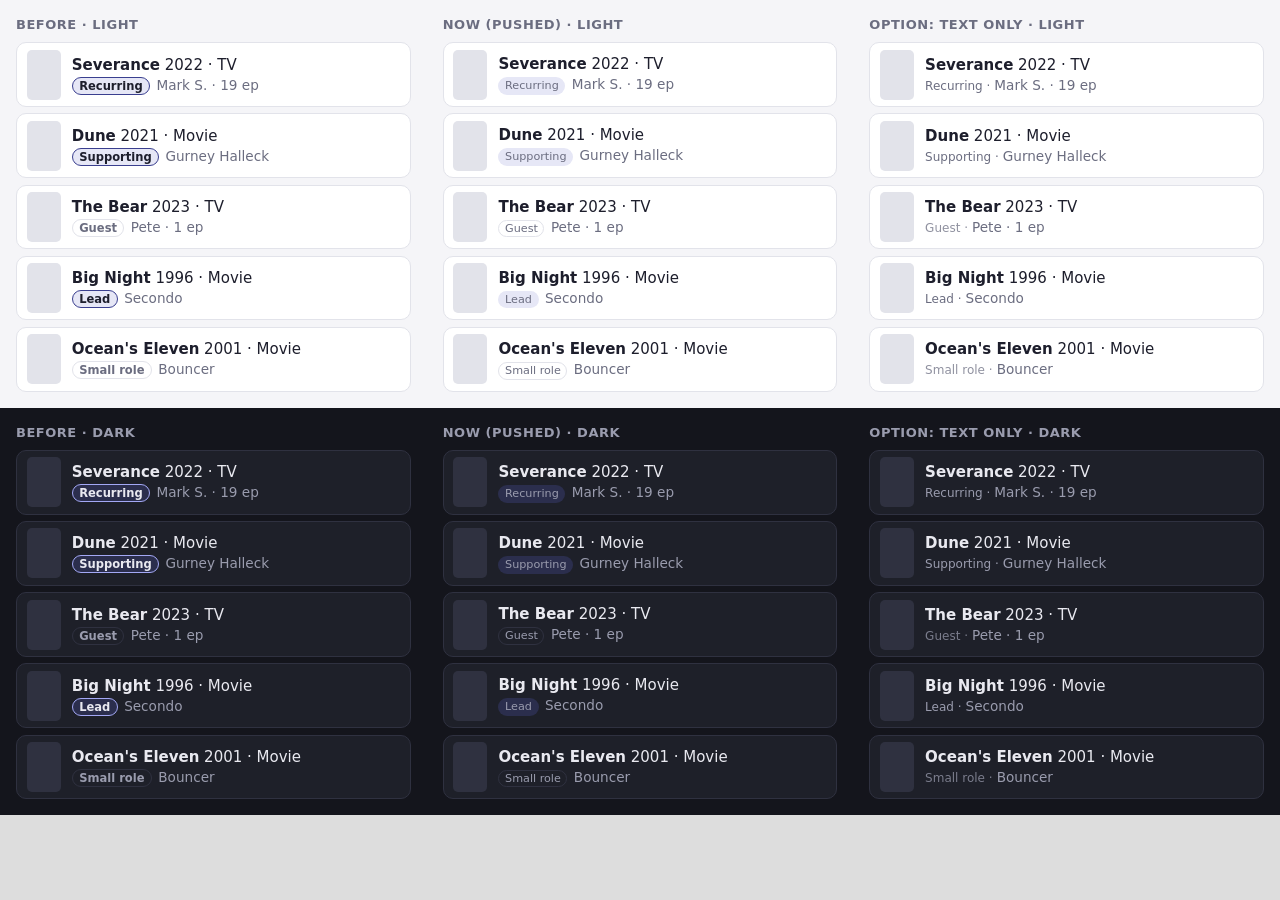
<file: mockups/role-tags.html>
<!doctype html><html><head><meta charset="utf-8"><title>Role tag mockup</title>
<style>
.light{--bg:#f5f5f8;--card:#fff;--text:#1d1e2c;--muted:#6b6d80;--line:#e2e3ea;--accent:#3a3f8f;--accent-soft:#e6e7f6}
.dark{--bg:#14151c;--card:#1e2029;--text:#e9e9f0;--muted:#9a9cae;--line:#2f3140;--accent:#a3a8f5;--accent-soft:#2b2e4d}
body{margin:0;font:15px/1.4 system-ui,-apple-system,sans-serif;background:#ddd}
.grid{display:grid;grid-template-columns:repeat(3,1fr)}
.theme{background:var(--bg);color:var(--text);padding:16px}
h2{font-size:13px;margin:0 0 8px;color:var(--muted);text-transform:uppercase;letter-spacing:.04em}
.list{display:grid;gap:.4rem}
.credit{display:flex;align-items:center;gap:.7rem;padding:.4rem .6rem;background:var(--card);border:1px solid var(--line);border-radius:10px}
.poster{width:34px;height:50px;border-radius:5px;background:var(--line);flex:none}
.muted{color:var(--muted)}.small{font-size:.85rem}
.role-tag{display:inline-block;margin-right:.4rem;border-radius:999px}
/* before */
.before .role-tag{padding:0 .4rem;font-size:.72rem;font-weight:600;border:1px solid var(--line)}
.before .role-major{background:var(--accent-soft);border-color:var(--accent);color:var(--text)}
/* now */
.now .role-tag{padding:0 .35rem;font-size:.7rem;font-weight:500;border:1px solid var(--line);color:var(--muted)}
.now .role-major{background:var(--accent-soft);border-color:transparent}
/* option: plain text */
.plain .role-tag{padding:0;margin-right:.25rem;font-size:.75rem;font-weight:500;border:0;color:var(--muted)}
.plain .role-tag::after{content:" ·"}
.plain .role-minor{opacity:.75}
</style></head><body>
<div id="out"></div>
<script>
const rows=[["Severance","2022 · TV","Recurring","Mark S. · 19 ep","major"],["Dune","2021 · Movie","Supporting","Gurney Halleck","major"],["The Bear","2023 · TV","Guest","Pete · 1 ep","minor"],["Big Night","1996 · Movie","Lead","Secondo","major"],["Ocean's Eleven","2001 · Movie","Small role","Bouncer","minor"]];
const variants=[["before","Before"],["now","Now (pushed)"],["plain","Option: text only"]];
const card=r=>`<div class="credit"><div class="poster"></div><div><div><b>${r[0]}</b> ${r[1]}</div><div class="muted small"><span class="role-tag role-${r[4]}">${r[2]}</span>${r[3]}</div></div></div>`;
document.getElementById('out').innerHTML=["light","dark"].map(t=>`<div class="grid">${variants.map(([c,l])=>`<div class="theme ${t} ${c}"><h2>${l} · ${t}</h2><div class="list">${rows.map(card).join('')}</div></div>`).join('')}</div>`).join('');
</script></body></html>
</file>
